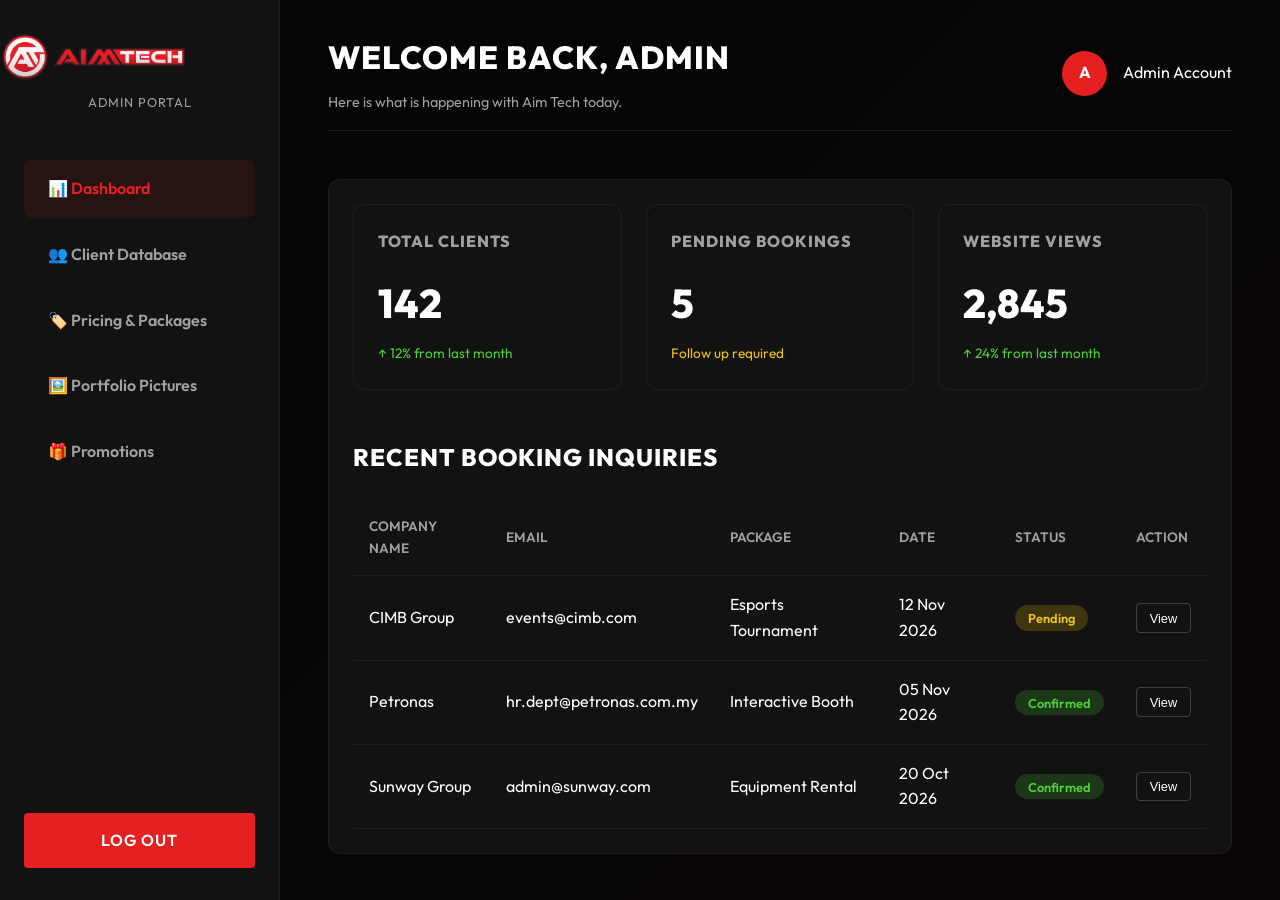
<file: admin.html>
<!DOCTYPE html>
<html lang="en">

<head>
    <meta charset="UTF-8">
    <meta name="viewport" content="width=device-width, initial-scale=1.0">
    <title>Admin Dashboard | Aim Tech</title>
    <link href="https://fonts.googleapis.com/css2?family=Outfit:wght@300;400;600;800&display=swap" rel="stylesheet">
    <link rel="stylesheet" href="css/style.css">
    <style>
        body {
            background-color: var(--color-black);
            color: var(--color-white);
            font-family: 'Outfit', sans-serif;
            margin: 0;
            display: flex;
            height: 100vh;
            overflow: hidden;
        }

        /* Sidebar Styles */
        .admin-sidebar {
            width: 280px;
            background-color: var(--color-dark);
            border-right: 1px solid rgba(255, 255, 255, 0.05);
            display: flex;
            flex-direction: column;
            padding: 2rem 0;
        }

        .admin-logo {
            text-align: center;
            margin-bottom: 3rem;
        }

        .admin-logo h2 {
            font-size: 2rem;
            margin: 0;
            letter-spacing: 2px;
        }

        .admin-nav {
            display: flex;
            flex-direction: column;
            gap: 0.5rem;
            padding: 0 1.5rem;
        }

        .admin-nav-item {
            padding: 1rem 1.5rem;
            border-radius: 8px;
            color: var(--color-gray);
            cursor: pointer;
            transition: var(--transition-fast);
            font-weight: 600;
            display: flex;
            align-items: center;
            gap: 10px;
        }

        .admin-nav-item:hover,
        .admin-nav-item.active {
            background-color: rgba(230, 32, 32, 0.1);
            color: var(--color-red);
        }

        .admin-logout {
            margin-top: auto;
            padding: 0 1.5rem;
        }

        /* Main Content Styles */
        .admin-main {
            flex: 1;
            padding: 2rem 3rem;
            overflow-y: auto;
            background: linear-gradient(135deg, var(--color-black) 0%, #0a0505 100%);
        }

        .admin-header {
            display: flex;
            justify-content: space-between;
            align-items: center;
            margin-bottom: 3rem;
            padding-bottom: 1rem;
            border-bottom: 1px solid rgba(255, 255, 255, 0.1);
        }

        .admin-title h1 {
            font-size: 2rem;
            margin-bottom: 0.5rem;
        }

        .admin-title p {
            color: var(--color-gray);
            font-size: 0.9rem;
        }

        .admin-profile {
            display: flex;
            align-items: center;
            gap: 1rem;
        }

        .profile-pic {
            width: 45px;
            height: 45px;
            background-color: var(--color-red);
            border-radius: 50%;
            display: flex;
            align-items: center;
            justify-content: center;
            font-weight: bold;
        }

        /* Dashboard specific */
        .dashboard-grid {
            display: grid;
            grid-template-columns: repeat(auto-fit, minmax(250px, 1fr));
            gap: 1.5rem;
            margin-bottom: 3rem;
        }

        .stat-card {
            background-color: var(--color-dark);
            padding: 1.5rem;
            border-radius: 12px;
            border: 1px solid rgba(255, 255, 255, 0.05);
            display: flex;
            flex-direction: column;
        }

        .stat-card h3 {
            color: var(--color-gray);
            font-size: 1rem;
            margin-bottom: 1rem;
        }

        .stat-card .value {
            font-size: 2.5rem;
            font-weight: 800;
            color: var(--color-white);
        }

        .stat-card .trend {
            margin-top: 0.5rem;
            font-size: 0.85rem;
            color: #4cd137;
            /* green */
        }

        /* Tables */
        .admin-section {
            background-color: var(--color-dark);
            border-radius: 12px;
            border: 1px solid rgba(255, 255, 255, 0.05);
            padding: 1.5rem;
            margin-bottom: 2rem;
            display: none;
        }

        .admin-section.active {
            display: block;
        }

        .section-heading {
            display: flex;
            justify-content: space-between;
            align-items: center;
            margin-bottom: 1.5rem;
        }

        .section-heading h2 {
            font-size: 1.5rem;
            color: var(--color-white);
        }

        .data-table {
            width: 100%;
            border-collapse: collapse;
        }

        .data-table th,
        .data-table td {
            padding: 1rem;
            text-align: left;
            border-bottom: 1px solid rgba(255, 255, 255, 0.05);
        }

        .data-table th {
            color: var(--color-gray);
            font-weight: 600;
            text-transform: uppercase;
            font-size: 0.85rem;
        }

        .data-table tr:hover {
            background-color: rgba(255, 255, 255, 0.02);
        }

        .status-badge {
            padding: 0.3rem 0.8rem;
            border-radius: 20px;
            font-size: 0.8rem;
            font-weight: 600;
        }

        .status-pending {
            background-color: rgba(241, 196, 15, 0.2);
            color: #f1c40f;
        }

        .status-confirmed {
            background-color: rgba(76, 209, 55, 0.2);
            color: #4cd137;
        }

        .action-btn {
            background: none;
            border: 1px solid rgba(255, 255, 255, 0.2);
            color: white;
            padding: 0.4rem 0.8rem;
            border-radius: 4px;
            cursor: pointer;
            font-size: 0.8rem;
            transition: 0.2s;
        }

        .action-btn:hover {
            background: var(--color-red);
            border-color: var(--color-red);
        }
    </style>
</head>

<body>

    <!-- Sidebar Navigation -->
    <aside class="admin-sidebar">
        <div class="admin-logo">
            <img src="assets/logo.png" alt="Aim Tech Logo" class="logo-img" style="height: 50px; margin-bottom: 10px;">
            <p style="color: var(--color-gray); font-size: 0.8rem; text-transform: uppercase; letter-spacing: 1px;">
                Admin Portal</p>
        </div>
        <div class="admin-nav">
            <div class="admin-nav-item active" onclick="switchTab('dashboard')">
                📊 Dashboard
            </div>
            <div class="admin-nav-item" onclick="switchTab('clients')">
                👥 Client Database
            </div>
            <div class="admin-nav-item" onclick="switchTab('packages')">
                🏷️ Pricing & Packages
            </div>
            <div class="admin-nav-item" onclick="switchTab('portfolio')">
                🖼️ Portfolio Pictures
            </div>
            <div class="admin-nav-item" onclick="switchTab('promotions')">
                🎁 Promotions
            </div>
        </div>
        <div class="admin-logout">
            <a href="index.html" class="btn btn-primary" style="width: 100%; text-align: center;">Log Out</a>
        </div>
    </aside>

    <!-- Main Content Area -->
    <main class="admin-main">
        <header class="admin-header">
            <div class="admin-title">
                <h1>Welcome back, Admin</h1>
                <p>Here is what is happening with Aim Tech today.</p>
            </div>
            <div class="admin-profile">
                <div class="profile-pic">A</div>
                <div class="profile-name">Admin Account</div>
            </div>
        </header>

        <!-- DASHBOARD TAB -->
        <div id="dashboard" class="admin-section active">
            <div class="dashboard-grid">
                <div class="stat-card">
                    <h3>Total Clients</h3>
                    <div class="value">142</div>
                    <div class="trend">↑ 12% from last month</div>
                </div>
                <div class="stat-card">
                    <h3>Pending Bookings</h3>
                    <div class="value">5</div>
                    <div class="trend" style="color: #f1c40f;">Follow up required</div>
                </div>
                <div class="stat-card">
                    <h3>Website Views</h3>
                    <div class="value">2,845</div>
                    <div class="trend">↑ 24% from last month</div>
                </div>
            </div>

            <div class="section-heading">
                <h2>Recent Booking Inquiries</h2>
            </div>
            <table class="data-table">
                <thead>
                    <tr>
                        <th>Company Name</th>
                        <th>Email</th>
                        <th>Package</th>
                        <th>Date</th>
                        <th>Status</th>
                        <th>Action</th>
                    </tr>
                </thead>
                <tbody>
                    <tr>
                        <td>CIMB Group</td>
                        <td>events@cimb.com</td>
                        <td>Esports Tournament</td>
                        <td>12 Nov 2026</td>
                        <td><span class="status-badge status-pending">Pending</span></td>
                        <td><button class="action-btn">View</button></td>
                    </tr>
                    <tr>
                        <td>Petronas</td>
                        <td>hr.dept@petronas.com.my</td>
                        <td>Interactive Booth</td>
                        <td>05 Nov 2026</td>
                        <td><span class="status-badge status-confirmed">Confirmed</span></td>
                        <td><button class="action-btn">View</button></td>
                    </tr>
                    <tr>
                        <td>Sunway Group</td>
                        <td>admin@sunway.com</td>
                        <td>Equipment Rental</td>
                        <td>20 Oct 2026</td>
                        <td><span class="status-badge status-confirmed">Confirmed</span></td>
                        <td><button class="action-btn">View</button></td>
                    </tr>
                </tbody>
            </table>
        </div>

        <!-- CLIENT DATABASE TAB -->
        <div id="clients" class="admin-section">
            <div class="section-heading">
                <h2>Client Database Lookup</h2>
                <button class="btn btn-primary">Export to Excel</button>
            </div>
            <p style="color: var(--color-gray); margin-bottom: 2rem;">Here you will see every user who has ever
                registered an account to make a booking on your site.</p>

            <table class="data-table">
                <thead>
                    <tr>
                        <th>ID</th>
                        <th>Company Name</th>
                        <th>Registered Email</th>
                        <th>Total Bookings</th>
                        <th>Join Date</th>
                    </tr>
                </thead>
                <tbody>
                    <tr>
                        <td>#001</td>
                        <td>GE Aerospace</td>
                        <td>contact@ge.com</td>
                        <td>2</td>
                        <td>14 Aug 2025</td>
                    </tr>
                    <tr>
                        <td>#002</td>
                        <td>Duopharma Biotech</td>
                        <td>events@duopharma.com</td>
                        <td>1</td>
                        <td>20 Aug 2025</td>
                    </tr>
                    <tr>
                        <td>#003</td>
                        <td>Kenanga Investment Bank</td>
                        <td>miba.sports@kenanga.com.my</td>
                        <td>1</td>
                        <td>16 Aug 2025</td>
                    </tr>
                </tbody>
            </table>
        </div>

        <!-- PRICING & PACKAGES TAB -->
        <div id="packages" class="admin-section">
            <div class="section-heading">
                <h2>Manage Pricing & Packages</h2>
                <button class="btn btn-primary">+ Add New Package</button>
            </div>
            <p style="color: var(--color-gray); margin-bottom: 2rem;">Edit the names, descriptions, and base prices of
                the services offered on your booking page.</p>

            <table class="data-table">
                <thead>
                    <tr>
                        <th>Package Name</th>
                        <th>Base Price</th>
                        <th>Visibility</th>
                        <th>Actions</th>
                    </tr>
                </thead>
                <tbody>
                    <tr>
                        <td><strong>Esports Tournament</strong><br><span
                                style="color:var(--color-gray); font-size:0.8rem;">Full end-to-end management</span>
                        </td>
                        <td>RM 5,000</td>
                        <td><span style="color:#4cd137;">Active</span></td>
                        <td><button class="action-btn">Edit Details</button></td>
                    </tr>
                    <tr>
                        <td><strong>Interactive Exhibition Booth</strong><br><span
                                style="color:var(--color-gray); font-size:0.8rem;">VR and Console setups</span></td>
                        <td>RM 3,500</td>
                        <td><span style="color:#4cd137;">Active</span></td>
                        <td><button class="action-btn">Edit Details</button></td>
                    </tr>
                    <tr>
                        <td><strong>Standard Equipment Rental</strong><br><span
                                style="color:var(--color-gray); font-size:0.8rem;">PS5s, TVs, Controllers</span></td>
                        <td>RM 1,200</td>
                        <td><span style="color:#4cd137;">Active</span></td>
                        <td><button class="action-btn">Edit Details</button></td>
                    </tr>
                </tbody>
            </table>
        </div>

        <!-- PORTFOLIO PICTURES TAB -->
        <div id="portfolio" class="admin-section">
            <div class="section-heading">
                <h2>Manage Portfolio Gallery</h2>
                <button class="btn btn-primary">📸 Upload New Event Photos</button>
            </div>
            <p style="color: var(--color-gray); margin-bottom: 2rem;">Upload pictures from your latest events here. They
                will automatically be added to the Events page on your live website.</p>

            <div style="display: flex; flex-direction: column; gap: 1.5rem;">
                <div
                    style="background: rgba(0,0,0,0.5); padding: 1.5rem; border-radius: 8px; border: 1px dashed rgba(255,255,255,0.2);">
                    <h3>Drag and drop images here</h3>
                    <p style="color: var(--color-gray);">Supports JPG, PNG (Max 5MB per file)</p>
                </div>

                <h4>Current Events on Display</h4>
                <div style="display: grid; grid-template-columns: repeat(3, 1fr); gap: 1rem;">
                    <!-- Placeholder cards for managing images -->
                    <div style="background: var(--color-black); padding: 1rem; border-radius: 8px;">
                        <img src="assets/ge1.jpg"
                            style="width: 100%; height: 120px; object-fit: cover; border-radius: 4px; margin-bottom: 0.5rem;">
                        <p style="font-size: 0.9rem;">GE Aerospace Folder</p>
                        <button class="action-btn"
                            style="width: 100%; margin-top: 0.5rem; border-color: var(--color-red); color: var(--color-red);">Delete
                            Gallery</button>
                    </div>
                    <div style="background: var(--color-black); padding: 1rem; border-radius: 8px;">
                        <img src="assets/aeon1.jpg"
                            style="width: 100%; height: 120px; object-fit: cover; border-radius: 4px; margin-bottom: 0.5rem;">
                        <p style="font-size: 0.9rem;">Aeon MLBB Folder</p>
                        <button class="action-btn"
                            style="width: 100%; margin-top: 0.5rem; border-color: var(--color-red); color: var(--color-red);">Delete
                            Gallery</button>
                    </div>
                </div>
            </div>
        </div>

        <!-- PROMOTIONS TAB -->
        <div id="promotions" class="admin-section">
            <div class="section-heading">
                <h2>Active Website Promotions</h2>
                <button class="btn btn-primary">+ Create Promo Alert</button>
            </div>
            <p style="color: var(--color-gray); margin-bottom: 2rem;">Create a promotional banner or popup to appear on
                the homepage for all visitors.</p>

            <table class="data-table">
                <thead>
                    <tr>
                        <th>Promo Title</th>
                        <th>Action Details</th>
                        <th>Expiration Date</th>
                        <th>Status</th>
                    </tr>
                </thead>
                <tbody>
                    <tr>
                        <td>Year-End Corporate Discount</td>
                        <td>Show Banner: "15% off all Esports Events booked before December!"</td>
                        <td>31 Nov 2026</td>
                        <td><span style="color:#f1c40f;">Draft</span></td>
                    </tr>
                </tbody>
            </table>
        </div>

    </main>

    <script>
        // Simple tab switching logic for the admin dashboard UI
        function switchTab(tabId) {
            // Remove active classes from all nav items and sections
            document.querySelectorAll('.admin-nav-item').forEach(el => el.classList.remove('active'));
            document.querySelectorAll('.admin-section').forEach(el => el.classList.remove('active'));

            // Add active class to clicked nav item
            event.currentTarget.classList.add('active');

            // Show the corresponding section
            document.getElementById(tabId).classList.add('active');
        }
    </script>
</body>

</html>
</file>
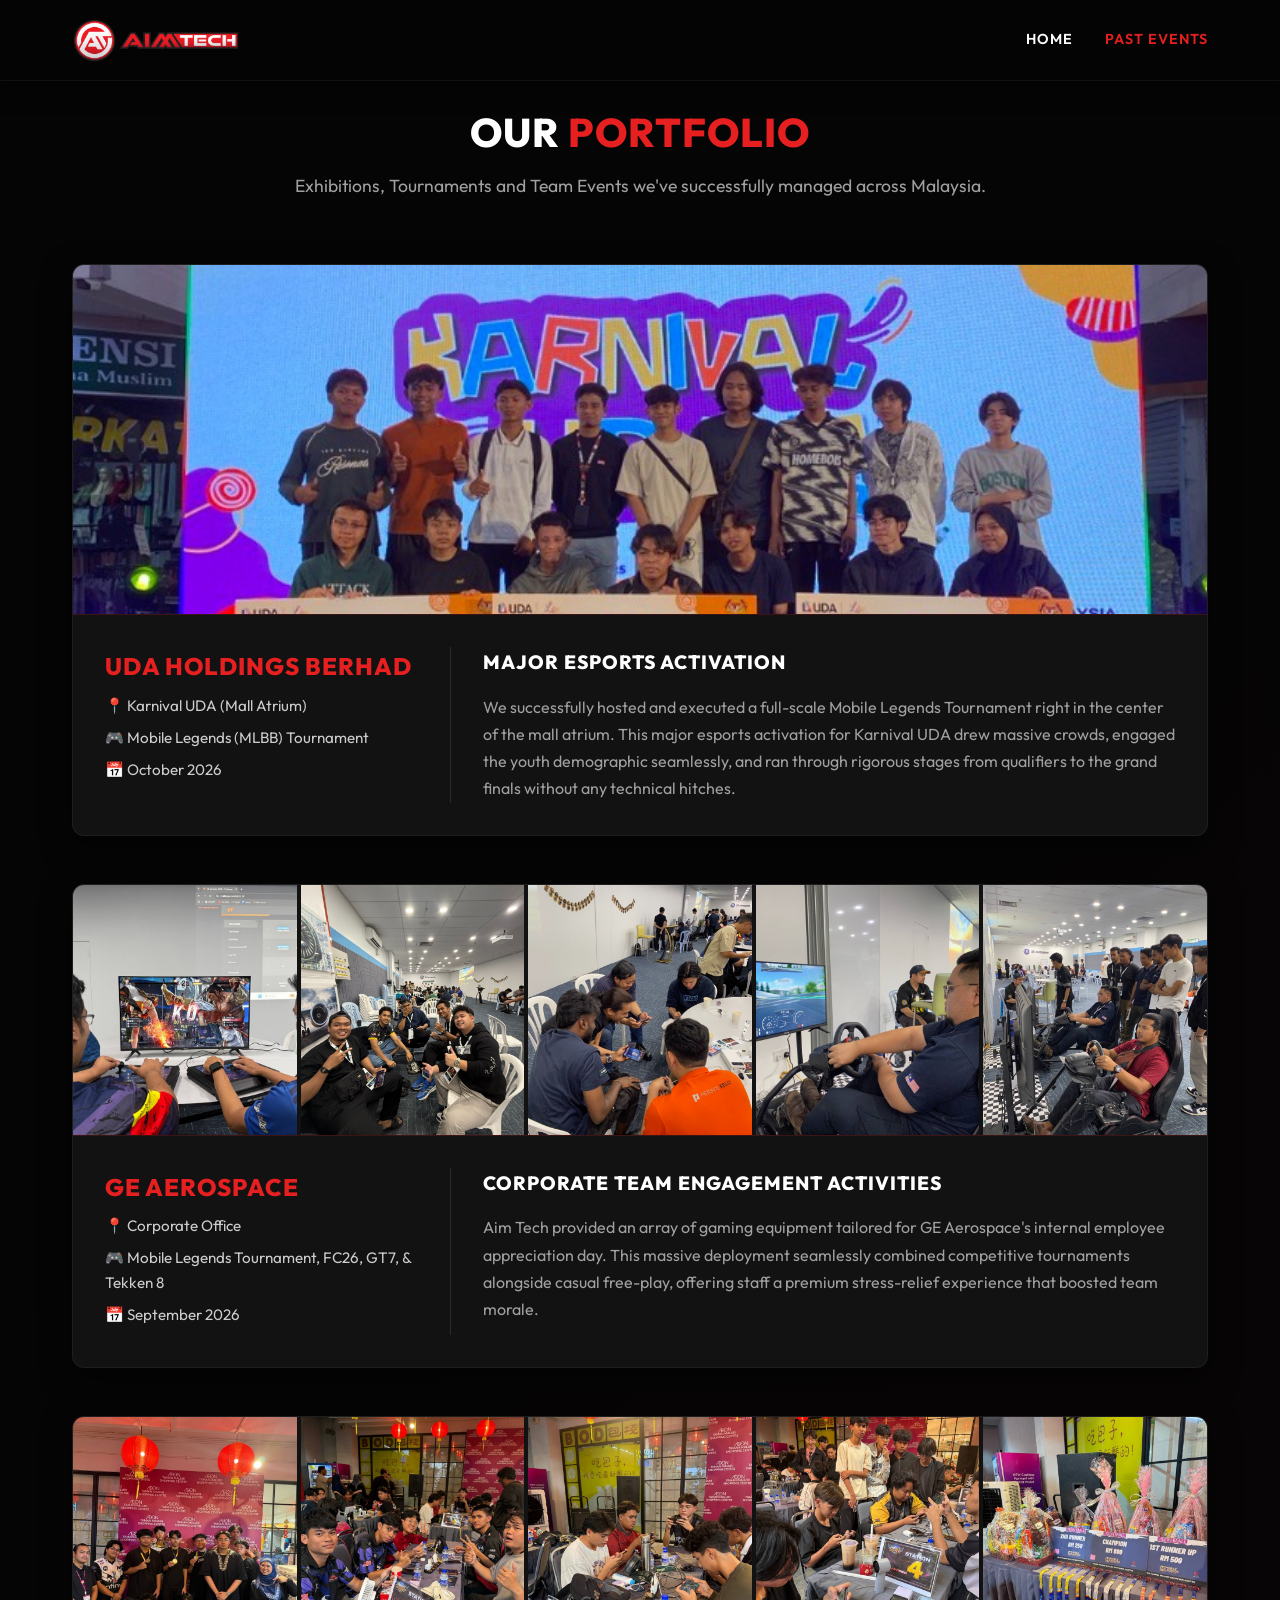
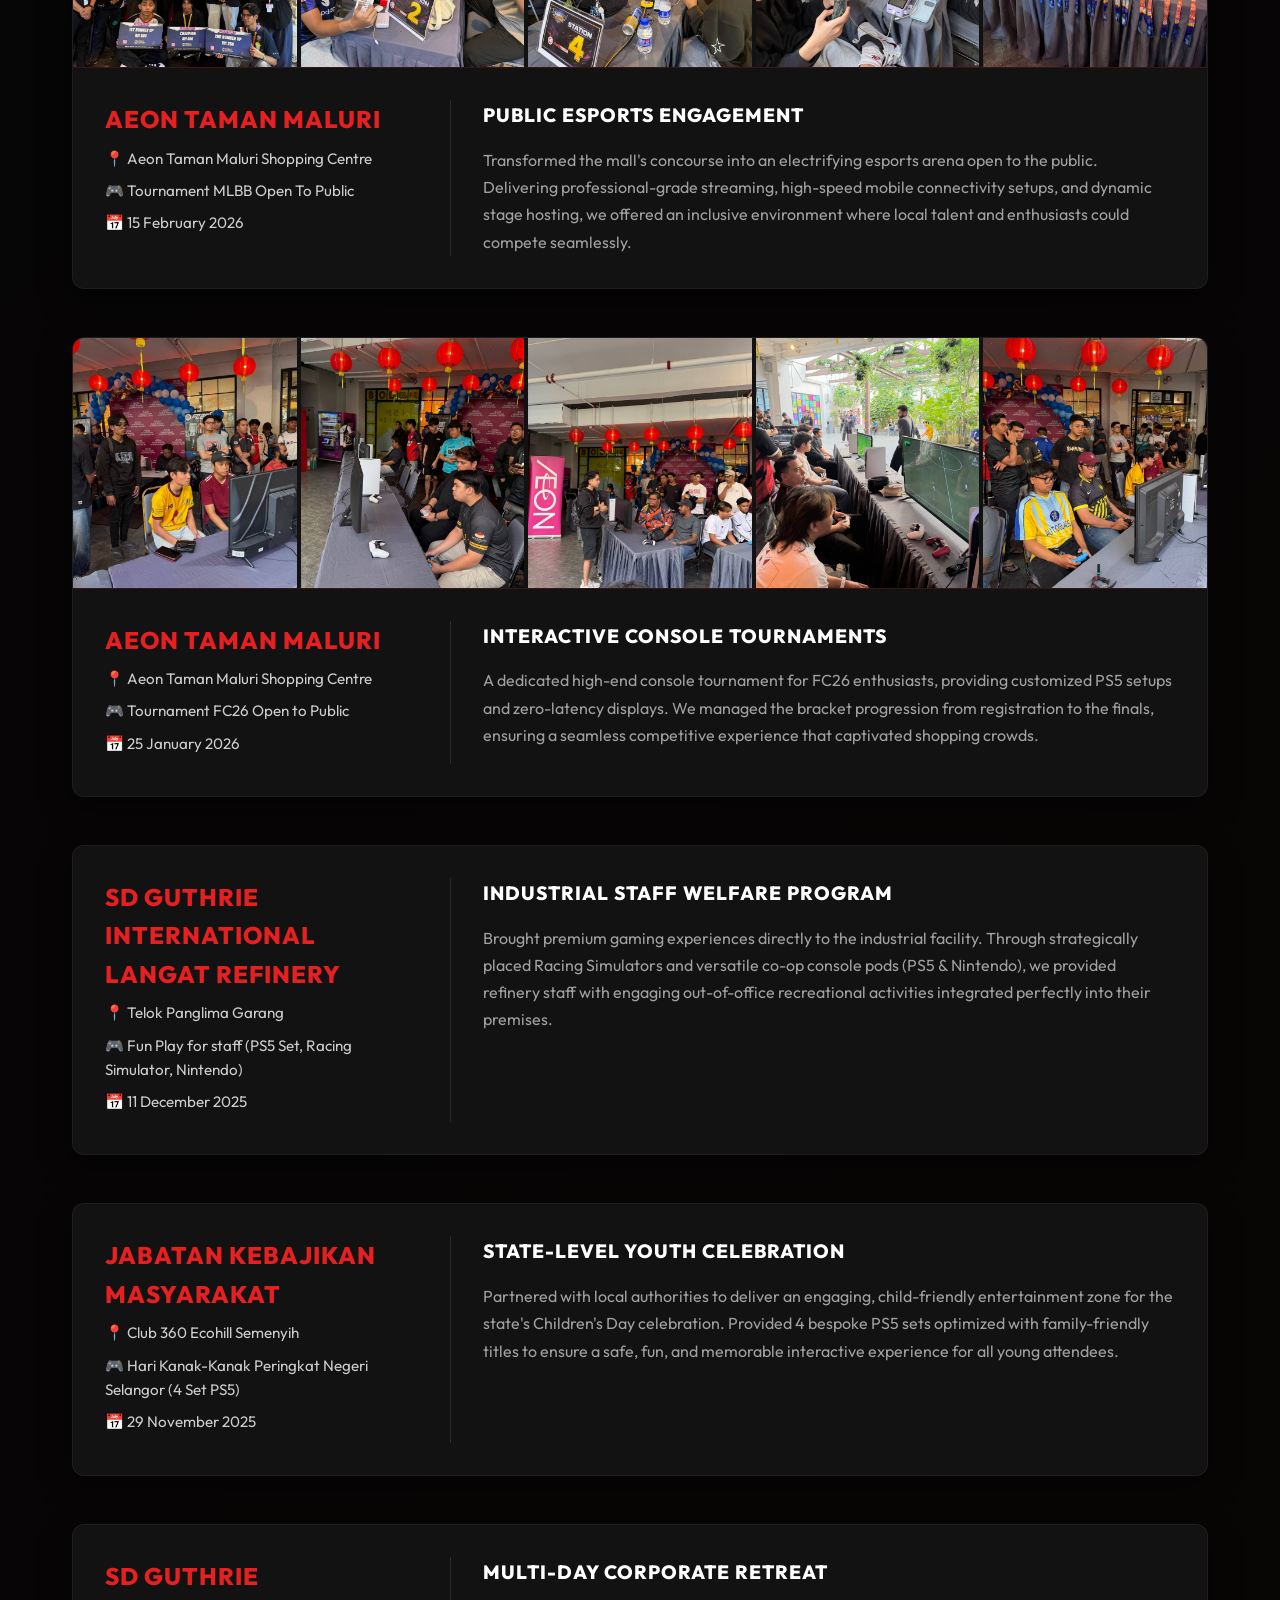
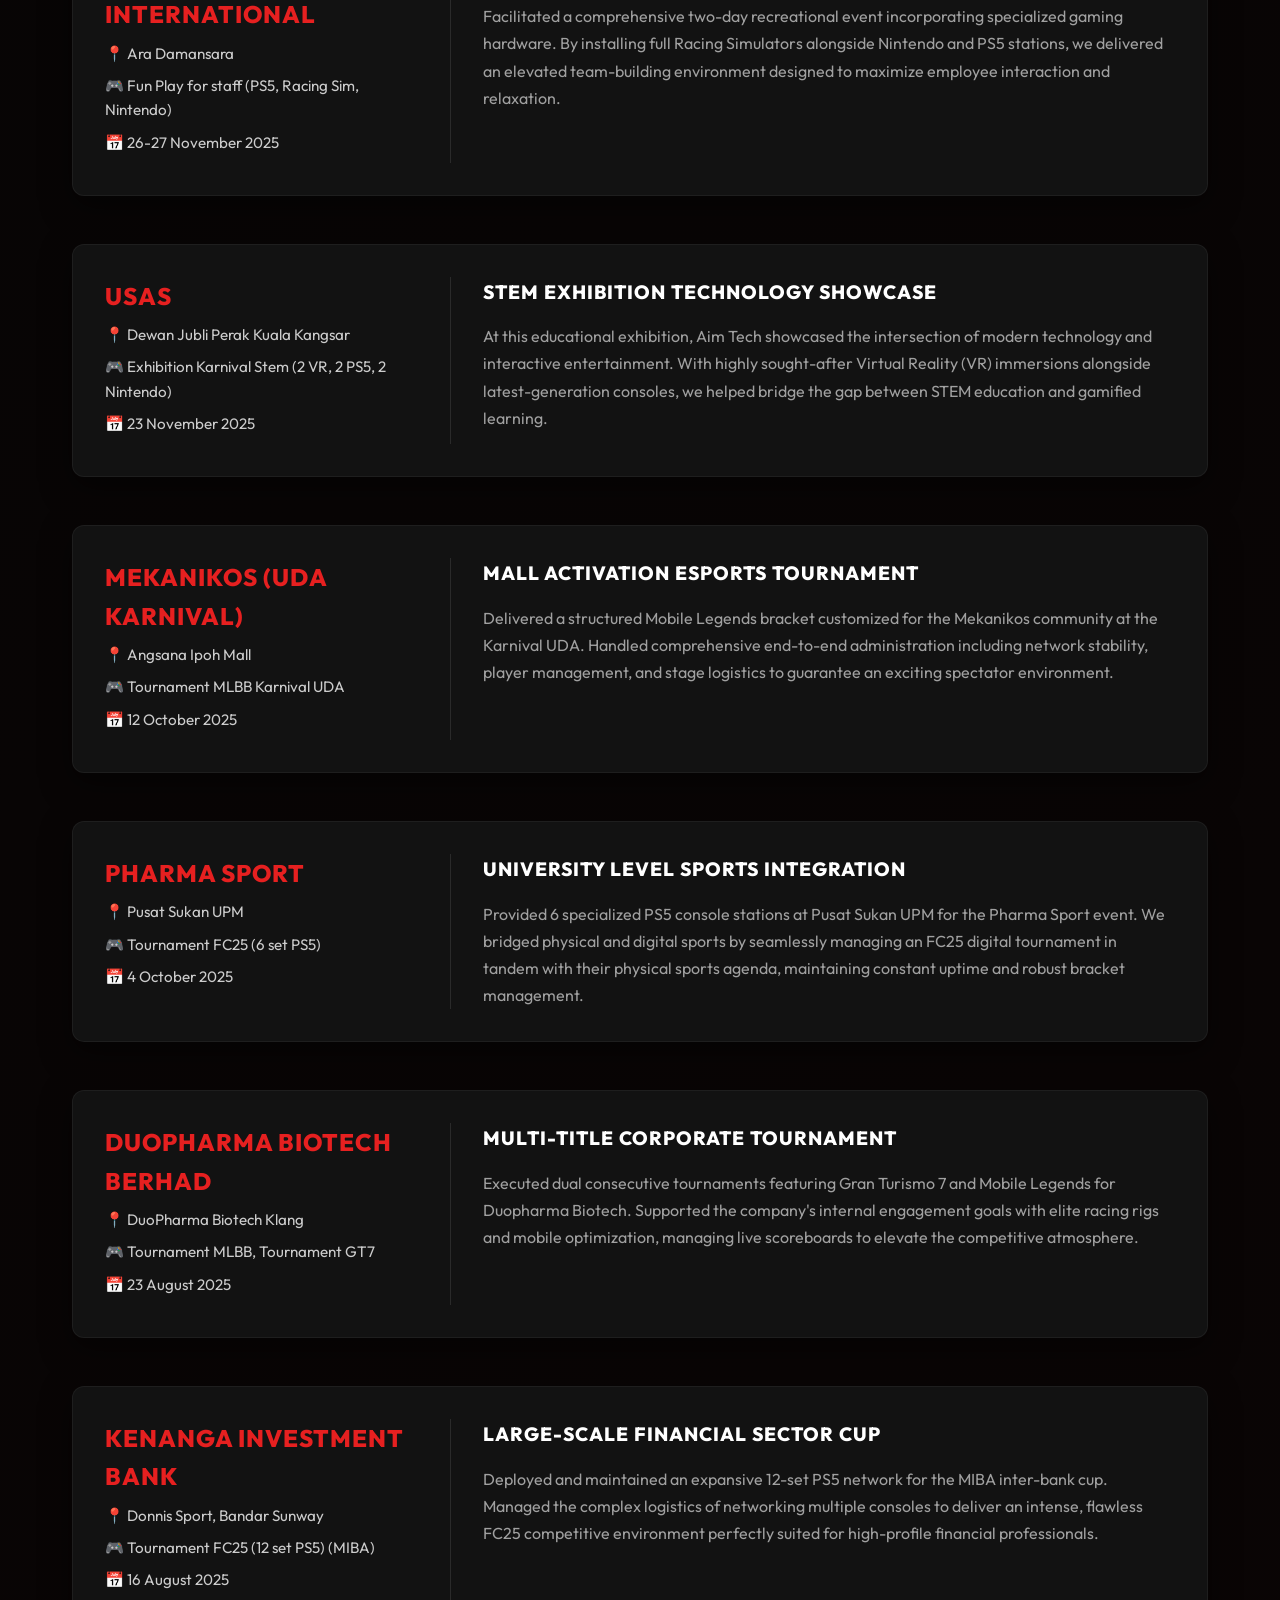
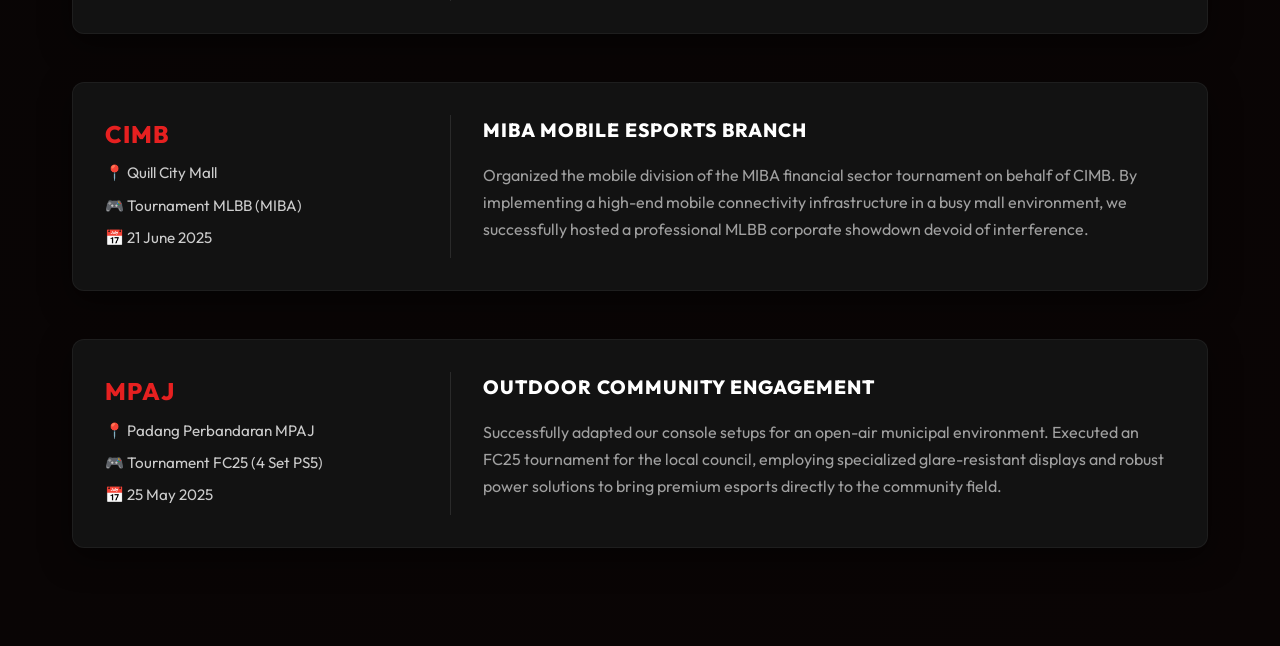
<file: events.html>
<!DOCTYPE html>
<html lang="en">

<head>
    <meta charset="UTF-8">
    <meta name="viewport" content="width=device-width, initial-scale=1.0">
    <title>Past Events | Aim Tech</title>
    <link href="https://fonts.googleapis.com/css2?family=Outfit:wght@300;400;600;800&swap" rel="stylesheet">
    <link rel="stylesheet" href="css/style.css">
    <style>
        .events-page {
            background: linear-gradient(135deg, var(--color-black) 0%, #0a0505 100%);
            min-height: 100vh;
            padding: 100px 0 50px;
        }

        .event-record {
            background: var(--color-dark);
            border-radius: 12px;
            overflow: hidden;
            border: 1px solid rgba(255, 255, 255, 0.05);
            margin-bottom: 3rem;
            display: flex;
            flex-direction: column;
            box-shadow: 0 10px 30px rgba(0, 0, 0, 0.5);
            transition: var(--transition-normal);
        }

        .event-record:hover {
            border-color: rgba(230, 32, 32, 0.3);
            transform: translateY(-5px);
        }

        .event-img {
            width: 100%;
            height: 350px;
            object-fit: cover;
            border-bottom: 1px solid rgba(230, 32, 32, 0.2);
        }

        .event-body {
            padding: 2rem;
        }

        .event-grid {
            display: grid;
            grid-template-columns: 1fr 2fr;
            gap: 2rem;
        }

        .event-meta {
            border-right: 1px solid rgba(255, 255, 255, 0.1);
            padding-right: 2rem;
        }

        .event-meta h3 {
            color: var(--color-red);
            font-size: 1.5rem;
            margin-bottom: 0.5rem;
        }

        .event-meta p {
            color: #ccc;
            margin-bottom: 0.5rem;
            font-size: 0.95rem;
            display: flex;
            align-items: center;
            gap: 0.5rem;
        }

        .event-desc h4 {
            color: white;
            margin-bottom: 1rem;
            font-size: 1.2rem;
        }

        .event-desc p {
            color: var(--color-gray);
            line-height: 1.7;
        }

        @media (max-width: 768px) {
            .event-grid {
                grid-template-columns: 1fr;
            }

            .event-meta {
                border-right: none;
                border-bottom: 1px solid rgba(255, 255, 255, 0.1);
                padding-right: 0;
                padding-bottom: 1.5rem;
            }
        }
    </style>
</head>

<body>
    <!-- Navbar -->
    <header class="navbar" style="box-shadow: 0 4px 20px rgba(0, 0, 0, 0.5);">
        <div class="container nav-container">
            <a href="index.html" class="logo">
                <img src="assets/logo.png" alt="Aim Tech Logo" class="logo-img">
            </a>
            <nav class="nav-links">
                <a href="index.html" class="nav-link">Home</a>
                <a href="#" class="nav-link" style="color: var(--color-red);">Past Events</a>
            </nav>
        </div>
    </header>

    <div class="events-page">
        <div class="container animate-fade-up">
            <div class="section-header text-center">
                <h2>Our <span class="highlight">Portfolio</span></h2>
                <p class="section-subtitle">Exhibitions, Tournaments and Team Events we've successfully managed across
                    Malaysia.</p>
            </div>

            <!-- Event 1 (UDA) -->
            <div class="event-record animate-fade-up delay-1">
                <img src="assets/about-us.jpg" alt="UDA Karnival Event" class="event-img">
                <div class="event-body">
                    <div class="event-grid">
                        <div class="event-meta">
                            <h3>UDA Holdings Berhad</h3>
                            <p>📍 Karnival UDA (Mall Atrium)</p>
                            <p>🎮 Mobile Legends (MLBB) Tournament</p>
                            <p>📅 October 2026</p>
                        </div>
                        <div class="event-desc">
                            <h4>Major Esports Activation</h4>
                            <p>We successfully hosted and executed a full-scale Mobile Legends Tournament right in the
                                center of the mall atrium. This major esports activation for Karnival UDA drew massive
                                crowds, engaged the youth demographic seamlessly, and ran through rigorous stages from
                                qualifiers to the grand finals without any technical hitches.</p>
                        </div>
                    </div>
                </div>
            </div>

            <!-- Event 2 (GE Aerospace) -->
            <div class="event-record animate-fade-up delay-2">
                <div
                    style="display: grid; grid-template-columns: repeat(auto-fit, minmax(200px, 1fr)); gap: 4px; border-bottom: 1px solid rgba(230, 32, 32, 0.2);">
                    <img src="assets/ge1.jpg" alt="GE Event 1" style="width: 100%; height: 250px; object-fit: cover;">
                    <img src="assets/ge2.jpg" alt="GE Event 2" style="width: 100%; height: 250px; object-fit: cover;">
                    <img src="assets/ge3.jpg" alt="GE Event 3" style="width: 100%; height: 250px; object-fit: cover;">
                    <img src="assets/ge4.jpg" alt="GE Event 4" style="width: 100%; height: 250px; object-fit: cover;">
                    <img src="assets/ge5.jpg" alt="GE Event 5" style="width: 100%; height: 250px; object-fit: cover;">
                </div>
                <div class="event-body">
                    <div class="event-grid">
                        <div class="event-meta">
                            <h3>GE Aerospace</h3>
                            <p>📍 Corporate Office</p>
                            <p style="align-items: flex-start;">🎮 Mobile Legends Tournament, FC26, GT7, & Tekken 8</p>
                            <p>📅 September 2026</p>
                        </div>
                        <div class="event-desc">
                            <h4>Corporate Team Engagement Activities</h4>
                            <p>Aim Tech provided an array of gaming equipment tailored for GE Aerospace's internal
                                employee appreciation day. This massive deployment seamlessly combined competitive
                                tournaments alongside casual free-play, offering staff a premium stress-relief
                                experience that boosted team morale.</p>
                        </div>
                    </div>
                </div>
            </div>

            <!-- Event 3 (Aeon Taman Maluri MLBB) -->
            <div class="event-record animate-fade-up">
                <div
                    style="display: grid; grid-template-columns: repeat(auto-fit, minmax(200px, 1fr)); gap: 4px; border-bottom: 1px solid rgba(230, 32, 32, 0.2);">
                    <img src="assets/aeon1.jpg" alt="Aeon Event 1"
                        style="width: 100%; height: 250px; object-fit: cover;">
                    <img src="assets/aeon2.jpg" alt="Aeon Event 2"
                        style="width: 100%; height: 250px; object-fit: cover;">
                    <img src="assets/aeon3.jpg" alt="Aeon Event 3"
                        style="width: 100%; height: 250px; object-fit: cover;">
                    <img src="assets/aeon4.jpg" alt="Aeon Event 4"
                        style="width: 100%; height: 250px; object-fit: cover;">
                    <img src="assets/aeon5.jpg" alt="Aeon Event 5"
                        style="width: 100%; height: 250px; object-fit: cover;">
                </div>
                <div class="event-body">
                    <div class="event-grid">
                        <div class="event-meta">
                            <h3>Aeon Taman Maluri</h3>
                            <p>📍 Aeon Taman Maluri Shopping Centre</p>
                            <p style="align-items: flex-start;">🎮 Tournament MLBB Open To Public</p>
                            <p>📅 15 February 2026</p>
                        </div>
                        <div class="event-desc">
                            <h4>Public Esports Engagement</h4>
                            <p>Transformed the mall's concourse into an electrifying esports arena open to the public.
                                Delivering professional-grade streaming, high-speed mobile connectivity setups, and
                                dynamic stage hosting, we offered an inclusive environment where local talent and
                                enthusiasts could compete seamlessly.</p>
                        </div>
                    </div>
                </div>
            </div>

            <!-- Event 4 (Aeon Taman Maluri FC26) -->
            <div class="event-record animate-fade-up">
                <div
                    style="display: grid; grid-template-columns: repeat(auto-fit, minmax(200px, 1fr)); gap: 4px; border-bottom: 1px solid rgba(230, 32, 32, 0.2);">
                    <img src="assets/aeon_fc1.jpg" alt="Aeon FC Event 1"
                        style="width: 100%; height: 250px; object-fit: cover;">
                    <img src="assets/aeon_fc2.jpg" alt="Aeon FC Event 2"
                        style="width: 100%; height: 250px; object-fit: cover;">
                    <img src="assets/aeon_fc3.jpg" alt="Aeon FC Event 3"
                        style="width: 100%; height: 250px; object-fit: cover;">
                    <img src="assets/aeon_fc4.jpg" alt="Aeon FC Event 4"
                        style="width: 100%; height: 250px; object-fit: cover;">
                    <img src="assets/aeon_fc5.jpg" alt="Aeon FC Event 5"
                        style="width: 100%; height: 250px; object-fit: cover;">
                </div>
                <div class="event-body">
                    <div class="event-grid">
                        <div class="event-meta">
                            <h3>Aeon Taman Maluri</h3>
                            <p>📍 Aeon Taman Maluri Shopping Centre</p>
                            <p style="align-items: flex-start;">🎮 Tournament FC26 Open to Public</p>
                            <p>📅 25 January 2026</p>
                        </div>
                        <div class="event-desc">
                            <h4>Interactive Console Tournaments</h4>
                            <p>A dedicated high-end console tournament for FC26 enthusiasts, providing customized PS5
                                setups and zero-latency displays. We managed the bracket progression from registration
                                to the finals, ensuring a seamless competitive experience that captivated shopping
                                crowds.</p>
                        </div>
                    </div>
                </div>
            </div>

            <!-- Event 5 -->
            <div class="event-record animate-fade-up">
                <div class="event-body">
                    <div class="event-grid">
                        <div class="event-meta">
                            <h3>SD Guthrie International Langat Refinery</h3>
                            <p>📍 Telok Panglima Garang</p>
                            <p style="align-items: flex-start;">🎮 Fun Play for staff (PS5 Set, Racing Simulator,
                                Nintendo)</p>
                            <p>📅 11 December 2025</p>
                        </div>
                        <div class="event-desc">
                            <h4>Industrial Staff Welfare Program</h4>
                            <p>Brought premium gaming experiences directly to the industrial facility. Through
                                strategically placed Racing Simulators and versatile co-op console pods (PS5 &
                                Nintendo), we provided refinery staff with engaging out-of-office recreational
                                activities integrated perfectly into their premises.</p>
                        </div>
                    </div>
                </div>
            </div>

            <!-- Event 6 -->
            <div class="event-record animate-fade-up">
                <div class="event-body">
                    <div class="event-grid">
                        <div class="event-meta">
                            <h3>Jabatan Kebajikan Masyarakat</h3>
                            <p>📍 Club 360 Ecohill Semenyih</p>
                            <p style="align-items: flex-start;">🎮 Hari Kanak-Kanak Peringkat Negeri Selangor (4 Set
                                PS5)</p>
                            <p>📅 29 November 2025</p>
                        </div>
                        <div class="event-desc">
                            <h4>State-Level Youth Celebration</h4>
                            <p>Partnered with local authorities to deliver an engaging, child-friendly entertainment
                                zone for the state's Children's Day celebration. Provided 4 bespoke PS5 sets optimized
                                with family-friendly titles to ensure a safe, fun, and memorable interactive experience
                                for all young attendees.</p>
                        </div>
                    </div>
                </div>
            </div>

            <!-- Event 7 -->
            <div class="event-record animate-fade-up">
                <div class="event-body">
                    <div class="event-grid">
                        <div class="event-meta">
                            <h3>SD Guthrie International</h3>
                            <p>📍 Ara Damansara</p>
                            <p style="align-items: flex-start;">🎮 Fun Play for staff (PS5, Racing Sim, Nintendo)</p>
                            <p>📅 26-27 November 2025</p>
                        </div>
                        <div class="event-desc">
                            <h4>Multi-Day Corporate Retreat</h4>
                            <p>Facilitated a comprehensive two-day recreational event incorporating specialized gaming
                                hardware. By installing full Racing Simulators alongside Nintendo and PS5 stations, we
                                delivered an elevated team-building environment designed to maximize employee
                                interaction and relaxation.</p>
                        </div>
                    </div>
                </div>
            </div>

            <!-- Event 8 -->
            <div class="event-record animate-fade-up">
                <div class="event-body">
                    <div class="event-grid">
                        <div class="event-meta">
                            <h3>USAS</h3>
                            <p>📍 Dewan Jubli Perak Kuala Kangsar</p>
                            <p style="align-items: flex-start;">🎮 Exhibition Karnival Stem (2 VR, 2 PS5, 2 Nintendo)
                            </p>
                            <p>📅 23 November 2025</p>
                        </div>
                        <div class="event-desc">
                            <h4>STEM Exhibition Technology Showcase</h4>
                            <p>At this educational exhibition, Aim Tech showcased the intersection of modern technology
                                and interactive entertainment. With highly sought-after Virtual Reality (VR) immersions
                                alongside latest-generation consoles, we helped bridge the gap between STEM education
                                and gamified learning.</p>
                        </div>
                    </div>
                </div>
            </div>

            <!-- Event 9 -->
            <div class="event-record animate-fade-up">
                <div class="event-body">
                    <div class="event-grid">
                        <div class="event-meta">
                            <h3>Mekanikos (UDA Karnival)</h3>
                            <p>📍 Angsana Ipoh Mall</p>
                            <p style="align-items: flex-start;">🎮 Tournament MLBB Karnival UDA</p>
                            <p>📅 12 October 2025</p>
                        </div>
                        <div class="event-desc">
                            <h4>Mall Activation Esports Tournament</h4>
                            <p>Delivered a structured Mobile Legends bracket customized for the Mekanikos community at
                                the Karnival UDA. Handled comprehensive end-to-end administration including network
                                stability, player management, and stage logistics to guarantee an exciting spectator
                                environment.</p>
                        </div>
                    </div>
                </div>
            </div>

            <!-- Event 10 -->
            <div class="event-record animate-fade-up">
                <div class="event-body">
                    <div class="event-grid">
                        <div class="event-meta">
                            <h3>Pharma Sport</h3>
                            <p>📍 Pusat Sukan UPM</p>
                            <p style="align-items: flex-start;">🎮 Tournament FC25 (6 set PS5)</p>
                            <p>📅 4 October 2025</p>
                        </div>
                        <div class="event-desc">
                            <h4>University Level Sports Integration</h4>
                            <p>Provided 6 specialized PS5 console stations at Pusat Sukan UPM for the Pharma Sport
                                event. We bridged physical and digital sports by seamlessly managing an FC25 digital
                                tournament in tandem with their physical sports agenda, maintaining constant uptime and
                                robust bracket management.</p>
                        </div>
                    </div>
                </div>
            </div>

            <!-- Event 11 -->
            <div class="event-record animate-fade-up">
                <div class="event-body">
                    <div class="event-grid">
                        <div class="event-meta">
                            <h3>Duopharma Biotech Berhad</h3>
                            <p>📍 DuoPharma Biotech Klang</p>
                            <p style="align-items: flex-start;">🎮 Tournament MLBB, Tournament GT7</p>
                            <p>📅 23 August 2025</p>
                        </div>
                        <div class="event-desc">
                            <h4>Multi-Title Corporate Tournament</h4>
                            <p>Executed dual consecutive tournaments featuring Gran Turismo 7 and Mobile Legends for
                                Duopharma Biotech. Supported the company's internal engagement goals with elite racing
                                rigs and mobile optimization, managing live scoreboards to elevate the competitive
                                atmosphere.</p>
                        </div>
                    </div>
                </div>
            </div>

            <!-- Event 12 -->
            <div class="event-record animate-fade-up">
                <div class="event-body">
                    <div class="event-grid">
                        <div class="event-meta">
                            <h3>Kenanga Investment Bank</h3>
                            <p>📍 Donnis Sport, Bandar Sunway</p>
                            <p style="align-items: flex-start;">🎮 Tournament FC25 (12 set PS5) (MIBA)</p>
                            <p>📅 16 August 2025</p>
                        </div>
                        <div class="event-desc">
                            <h4>Large-Scale Financial Sector Cup</h4>
                            <p>Deployed and maintained an expansive 12-set PS5 network for the MIBA inter-bank cup.
                                Managed the complex logistics of networking multiple consoles to deliver an intense,
                                flawless FC25 competitive environment perfectly suited for high-profile financial
                                professionals.</p>
                        </div>
                    </div>
                </div>
            </div>

            <!-- Event 13 -->
            <div class="event-record animate-fade-up">
                <div class="event-body">
                    <div class="event-grid">
                        <div class="event-meta">
                            <h3>CIMB</h3>
                            <p>📍 Quill City Mall</p>
                            <p style="align-items: flex-start;">🎮 Tournament MLBB (MIBA)</p>
                            <p>📅 21 June 2025</p>
                        </div>
                        <div class="event-desc">
                            <h4>MIBA Mobile Esports Branch</h4>
                            <p>Organized the mobile division of the MIBA financial sector tournament on behalf of CIMB.
                                By implementing a high-end mobile connectivity infrastructure in a busy mall
                                environment, we successfully hosted a professional MLBB corporate showdown devoid of
                                interference.</p>
                        </div>
                    </div>
                </div>
            </div>

            <!-- Event 14 -->
            <div class="event-record animate-fade-up">
                <div class="event-body">
                    <div class="event-grid">
                        <div class="event-meta">
                            <h3>MPAJ</h3>
                            <p>📍 Padang Perbandaran MPAJ</p>
                            <p style="align-items: flex-start;">🎮 Tournament FC25 (4 Set PS5)</p>
                            <p>📅 25 May 2025</p>
                        </div>
                        <div class="event-desc">
                            <h4>Outdoor Community Engagement</h4>
                            <p>Successfully adapted our console setups for an open-air municipal environment. Executed
                                an FC25 tournament for the local council, employing specialized glare-resistant displays
                                and robust power solutions to bring premium esports directly to the community field.</p>
                        </div>
                    </div>
                </div>
            </div>

        </div>
    </div>
</body>

</html>
</file>
<file: css/style.css>
/*
  Aim Tech - B2B Esports & Rental
  Theme: Black (Dark Mode), Red, White
*/

:root {
    /* Colors */
    --color-black: #050505;
    --color-dark: #121212;
    --color-darker: #0a0a0a;
    --color-red: #e62020;
    /* Brand red from logo */
    --color-red-dark: #b31414;
    --color-white: #ffffff;
    --color-gray: #a0a0a0;

    /* Typography */
    --font-main: 'Outfit', sans-serif;

    /* Transitions */
    --transition-fast: 0.2s ease-in-out;
    --transition-normal: 0.3s cubic-bezier(0.25, 0.46, 0.45, 0.94);
}

/* Reset & Base Styles */
* {
    margin: 0;
    padding: 0;
    box-sizing: border-box;
}

html {
    scroll-behavior: smooth;
}

body {
    font-family: var(--font-main);
    background-color: var(--color-black);
    color: var(--color-white);
    line-height: 1.6;
    overflow-x: hidden;
}

h1,
h2,
h3,
h4,
h5,
h6 {
    font-weight: 800;
    text-transform: uppercase;
    letter-spacing: 1px;
}

a {
    text-decoration: none;
    color: inherit;
}

img {
    max-width: 100%;
    display: block;
}

.container {
    width: 100%;
    max-width: 1200px;
    margin: 0 auto;
    padding: 0 2rem;
}

.highlight {
    color: var(--color-red);
}

/* Buttons */
.btn {
    display: inline-flex;
    align-items: center;
    justify-content: center;
    padding: 0.8rem 1.7rem;
    font-weight: 600;
    text-transform: uppercase;
    letter-spacing: 1px;
    border-radius: 4px;
    transition: var(--transition-normal);
    cursor: pointer;
    border: 2px solid transparent;
}

.btn-primary {
    background-color: var(--color-red);
    color: var(--color-white);
}

.btn-primary:hover {
    background-color: var(--color-red-dark);
    transform: translateY(-2px);
    box-shadow: 0 10px 20px rgba(230, 32, 32, 0.2);
}

.btn-outline {
    background-color: transparent;
    border-color: var(--color-white);
    color: var(--color-white);
}

.btn-outline:hover {
    background-color: var(--color-white);
    color: var(--color-black);
    transform: translateY(-2px);
}

/* Navbar */
.navbar {
    position: fixed;
    top: 0;
    width: 100%;
    z-index: 100;
    background-color: rgba(5, 5, 5, 0.9);
    backdrop-filter: blur(10px);
    border-bottom: 1px solid rgba(255, 255, 255, 0.05);
    transition: var(--transition-normal);
}

.nav-container {
    display: flex;
    justify-content: space-between;
    align-items: center;
    height: 80px;
}

.logo-img {
    height: 45px;
    width: auto;
}

.logo-fallback {
    display: flex;
    font-size: 1.5rem;
    font-weight: 800;
    letter-spacing: 2px;
}

.logo-fallback .highlight {
    margin-left: 5px;
}

.nav-links {
    display: flex;
    gap: 2rem;
    align-items: center;
}

.nav-link {
    font-weight: 600;
    text-transform: uppercase;
    font-size: 0.9rem;
    letter-spacing: 1px;
    position: relative;
    transition: var(--transition-fast);
}

.nav-link::after {
    content: '';
    position: absolute;
    bottom: -4px;
    left: 0;
    width: 0;
    height: 2px;
    background-color: var(--color-red);
    transition: var(--transition-normal);
}

.nav-link:hover {
    color: var(--color-red);
}

.nav-link:hover::after {
    width: 100%;
}

.mobile-menu-btn {
    display: none;
    background: none;
    border: none;
    cursor: pointer;
    width: 30px;
    height: 20px;
    position: relative;
}

.mobile-menu-btn span {
    position: absolute;
    width: 100%;
    height: 2px;
    background-color: var(--color-white);
    left: 0;
    transition: var(--transition-fast);
}

.mobile-menu-btn span:nth-child(1) {
    top: 0;
}

.mobile-menu-btn span:nth-child(2) {
    top: 9px;
}

.mobile-menu-btn span:nth-child(3) {
    top: 18px;
}

/* Hero Section */
.hero {
    height: 100vh;
    position: relative;
    display: flex;
    align-items: center;
    background-image: linear-gradient(to right, rgba(5, 5, 5, 0.9), rgba(5, 5, 5, 0.7)), url('https://images.unsplash.com/photo-1542751371-adc38448a05e?q=80&w=2070&auto=format&fit=crop');
    background-size: cover;
    background-position: center;
    background-attachment: fixed;
}

.hero-overlay {
    position: absolute;
    inset: 0;
    background: radial-gradient(circle at center, transparent 0%, var(--color-black) 100%);
}

.hero-content {
    position: relative;
    z-index: 10;
    max-width: 800px;
}

.hero h1 {
    font-size: 3.5rem;
    line-height: 1.1;
    margin-bottom: 1.5rem;
}

.hero-subtitle {
    font-size: 1.2rem;
    color: var(--color-gray);
    margin-bottom: 2.5rem;
    max-width: 600px;
}

.hero-cta {
    display: flex;
    gap: 1rem;
}

/* Animations */
.animate-fade-up {
    opacity: 0;
    transform: translateY(30px);
    animation: fadeUp 0.8s forwards var(--transition-normal);
}

.delay-1 {
    animation-delay: 0.2s;
}

.delay-2 {
    animation-delay: 0.4s;
}

@keyframes fadeUp {
    to {
        opacity: 1;
        transform: translateY(0);
    }
}

/* Scroll Reveals */
.reveal {
    opacity: 0;
    transform: translateY(40px);
    transition: all 0.8s cubic-bezier(0.25, 0.46, 0.45, 0.94);
}

.reveal.active {
    opacity: 1;
    transform: translateY(0);
}

.reveal-left {
    opacity: 0;
    transform: translateX(-40px);
    transition: all 0.8s cubic-bezier(0.25, 0.46, 0.45, 0.94);
}

.reveal-left.active {
    opacity: 1;
    transform: translateX(0);
}

.reveal-right {
    opacity: 0;
    transform: translateX(40px);
    transition: all 0.8s cubic-bezier(0.25, 0.46, 0.45, 0.94);
}

.reveal-right.active {
    opacity: 1;
    transform: translateX(0);
}

/* Responsive */
@media (max-width: 768px) {
    .nav-links {
        display: none;
    }

    .mobile-menu-btn {
        display: block;
    }

    .hero h1 {
        font-size: 2.5rem;
    }

    .hero-cta {
        flex-direction: column;
    }
}

/* Sections Common */
.section {
    padding: 6rem 0;
}

.bg-darker {
    background-color: var(--color-darker);
}

.text-center {
    text-align: center;
}

.section-header {
    margin-bottom: 4rem;
}

.section-header h2 {
    font-size: 2.5rem;
    margin-bottom: 0.5rem;
}

.section-subtitle {
    color: var(--color-gray);
    font-size: 1.1rem;
}

.mt-2 {
    margin-top: 1.5rem;
}

.w-100 {
    width: 100%;
}

/* About Section */
.about-grid {
    display: grid;
    grid-template-columns: 1fr 1fr;
    gap: 4rem;
    align-items: center;
}

.about-content h3 {
    font-size: 2rem;
    margin-bottom: 1.5rem;
}

.about-content p {
    color: #ccc;
    margin-bottom: 1.5rem;
    font-size: 1.1rem;
}

.feature-list {
    list-style: none;
    margin-top: 2rem;
}

.feature-list li {
    margin-bottom: 1rem;
    font-size: 1.1rem;
    display: flex;
    align-items: center;
    gap: 10px;
}

.feature-list li span {
    color: var(--color-red);
    font-weight: bold;
}

.about-image {
    position: relative;
}

.image-placeholder {
    height: 400px;
    border-radius: 8px;
    background: linear-gradient(135deg, var(--color-dark) 0%, #1a0505 100%);
    border: 1px solid rgba(230, 32, 32, 0.2);
    display: flex;
    align-items: flex-end;
    padding: 2rem;
    position: relative;
    overflow: hidden;
}

.image-placeholder::before {
    content: '';
    position: absolute;
    top: 0;
    left: 0;
    right: 0;
    bottom: 0;
    background-image: url('../assets/about-us.jpg');
    background-size: cover;
    background-position: center;
    opacity: 0.4;
    mix-blend-mode: luminosity;
    transition: var(--transition-normal);
}

.image-placeholder:hover::before {
    opacity: 0.6;
    transform: scale(1.05);
}

.glass-card {
    background: rgba(5, 5, 5, 0.7);
    backdrop-filter: blur(10px);
    padding: 1.5rem;
    border-radius: 8px;
    border: 1px solid rgba(255, 255, 255, 0.1);
    position: relative;
    z-index: 2;
    transform: translateY(20px);
    opacity: 0.9;
}

.glass-card h4 {
    color: var(--color-red);
    margin-bottom: 0.5rem;
}

/* Cards Grid */
.grid-cards {
    display: grid;
    grid-template-columns: repeat(auto-fit, minmax(300px, 1fr));
    gap: 2rem;
}

.card {
    background-color: var(--color-dark);
    border-radius: 8px;
    overflow: hidden;
    transition: var(--transition-normal);
    border: 1px solid rgba(255, 255, 255, 0.05);
}

.card:hover {
    transform: translateY(-10px);
    border-color: rgba(230, 32, 32, 0.3);
    box-shadow: 0 15px 30px rgba(0, 0, 0, 0.5);
}

/* Event Cards */
.card-img {
    height: 200px;
    background-color: #222;
    background-size: cover;
    background-position: center;
    position: relative;
}

/* Generic placeholders for game backgrounds */
.fc26-bg {
    background-image: linear-gradient(to bottom, transparent, var(--color-dark)), url('../assets/fc26.jpg');
}

.efootball-bg {
    background-image: linear-gradient(to bottom, transparent, var(--color-dark)), url('../assets/efootball.jpg');
}

.gt-bg {
    background-image: linear-gradient(to bottom, transparent, var(--color-dark)), url('../assets/gt.jpg');
}

.tekken-bg {
    background-image: linear-gradient(to bottom, transparent, var(--color-dark)), url('../assets/tekken.jpg');
}

.mlbb-bg {
    background-image: linear-gradient(to bottom, transparent, var(--color-dark)), url('../assets/mlbb.jpg');
}

.pubg-bg {
    background-image: linear-gradient(to bottom, transparent, var(--color-dark)), url('../assets/pubg.jpg');
}

.card-content {
    padding: 1.5rem;
}

.card-content h3 {
    font-size: 1.3rem;
    margin-bottom: 0.8rem;
    color: var(--color-white);
}

.card-content p {
    color: var(--color-gray);
    font-size: 0.95rem;
}

/* Rental Cards */
.rental-card {
    padding: 2rem;
    text-align: center;
    background: linear-gradient(145deg, var(--color-dark) 0%, var(--color-black) 100%);
}

.rental-img {
    width: 100%;
    height: 200px;
    object-fit: cover;
    border-radius: 8px;
    margin-bottom: 1.5rem;
    border: 1px solid rgba(255, 255, 255, 0.05);
}

.rental-card h3 {
    margin-bottom: 1rem;
    font-size: 1.2rem;
}

.rental-card p {
    color: var(--color-gray);
    font-size: 0.9rem;
}

/* Footer & Contact */
.footer {
    padding: 5rem 0 2rem;
    border-top: 1px solid rgba(230, 32, 32, 0.2);
}

.footer-grid {
    display: grid;
    grid-template-columns: 1fr 1fr;
    gap: 4rem;
    margin-bottom: 4rem;
}

.footer-logo {
    font-size: 2.5rem;
    margin-bottom: 1rem;
}

.contact-details p {
    margin-bottom: 0.8rem;
    color: #ccc;
}

.social-links {
    display: flex;
    flex-wrap: wrap;
    gap: 1rem;
    margin-top: 1.5rem;
}

.social-links a {
    color: var(--color-white);
    background: rgba(255, 255, 255, 0.05);
    padding: 0.8rem;
    border-radius: 50%;
    border: 1px solid rgba(255, 255, 255, 0.1);
    display: flex;
    align-items: center;
    justify-content: center;
    width: 45px;
    height: 45px;
    transition: var(--transition-fast);
}

.social-links a svg {
    width: 20px;
    height: 20px;
}

.social-links a:hover {
    background: var(--color-red);
    border-color: var(--color-red);
    transform: translateY(-2px);
}

.footer-form {
    background-color: var(--color-dark);
    padding: 2rem;
    border-radius: 8px;
    border: 1px solid rgba(255, 255, 255, 0.05);
}

.footer-form h3 {
    margin-bottom: 1.5rem;
}

.form-input {
    width: 100%;
    padding: 1rem;
    margin-bottom: 1rem;
    background-color: var(--color-black);
    border: 1px solid rgba(255, 255, 255, 0.1);
    color: var(--color-white);
    border-radius: 4px;
    font-family: var(--font-main);
    transition: var(--transition-fast);
}

.form-input:focus {
    outline: none;
    border-color: var(--color-red);
    box-shadow: 0 0 0 2px rgba(230, 32, 32, 0.2);
}

select.form-input {
    appearance: none;
    background-image: url("data:image/svg+xml;charset=UTF-8,%3csvg xmlns='http://www.w3.org/2000/svg' viewBox='0 0 24 24' fill='none' stroke='white' stroke-width='2' stroke-linecap='round' stroke-linejoin='round'%3e%3cpolyline points='6 9 12 15 18 9'%3e%3c/polyline%3e%3c/svg%3e");
    background-repeat: no-repeat;
    background-position: right 1rem center;
    background-size: 1em;
}

.footer-bottom {
    text-align: center;
    padding-top: 2rem;
    border-top: 1px solid rgba(255, 255, 255, 0.05);
    color: var(--color-gray);
    font-size: 0.9rem;
}

/* Reviews Carousel */
.carousel-container {
    position: relative;
    display: flex;
    align-items: center;
    width: 100%;
}

.carousel-overflow {
    overflow: hidden;
    width: 100%;
    padding: 1rem 0;
}

.reviews-grid {
    display: flex;
    gap: 2rem;
    transition: transform 0.5s ease-in-out;
}

.carousel-btn {
    background: var(--color-red);
    color: white;
    border: none;
    font-size: 1.5rem;
    cursor: pointer;
    width: 40px;
    height: 40px;
    display: flex;
    align-items: center;
    justify-content: center;
    border-radius: 50%;
    position: absolute;
    z-index: 10;
    top: 50%;
    transform: translateY(-50%);
    opacity: 0.8;
    transition: opacity 0.3s, background 0.3s;
}

.carousel-btn:hover {
    opacity: 1;
    background: var(--color-red-dark);
}

.prev-btn {
    left: -20px;
}

.next-btn {
    right: -20px;
}

.review-card {
    width: 350px;
    flex-shrink: 0;
    padding: 2rem;
    background: linear-gradient(135deg, rgba(10, 10, 10, 0.8) 0%, rgba(5, 5, 5, 1) 100%);
    border-left: 3px solid var(--color-red);
}

.review-card .stars {
    font-size: 1.2rem;
    margin-bottom: 1rem;
}

.review-card h3 {
    font-size: 1.2rem;
    margin-bottom: 1rem;
    color: var(--color-white);
}

.review-card p {
    color: #ccc;
    font-style: italic;
    font-size: 0.95rem;
    line-height: 1.7;
}

/* WhatsApp Float */
.whatsapp-float {
    position: fixed;
    bottom: 30px;
    right: 30px;
    width: 60px;
    height: 60px;
    border-radius: 50%;
    display: flex;
    justify-content: center;
    align-items: center;
    box-shadow: 0 4px 15px rgba(0, 0, 0, 0.7);
    z-index: 1000;
    transition: transform 0.3s ease;
    background-color: #25d366;
}

.whatsapp-float:hover {
    transform: scale(1.1);
}

.whatsapp-float img {
    width: 35px;
    height: 35px;
}

/* Responsive Extensions */
@media (max-width: 992px) {

    .about-grid,
    .footer-grid {
        grid-template-columns: 1fr;
    }
}
</file>
